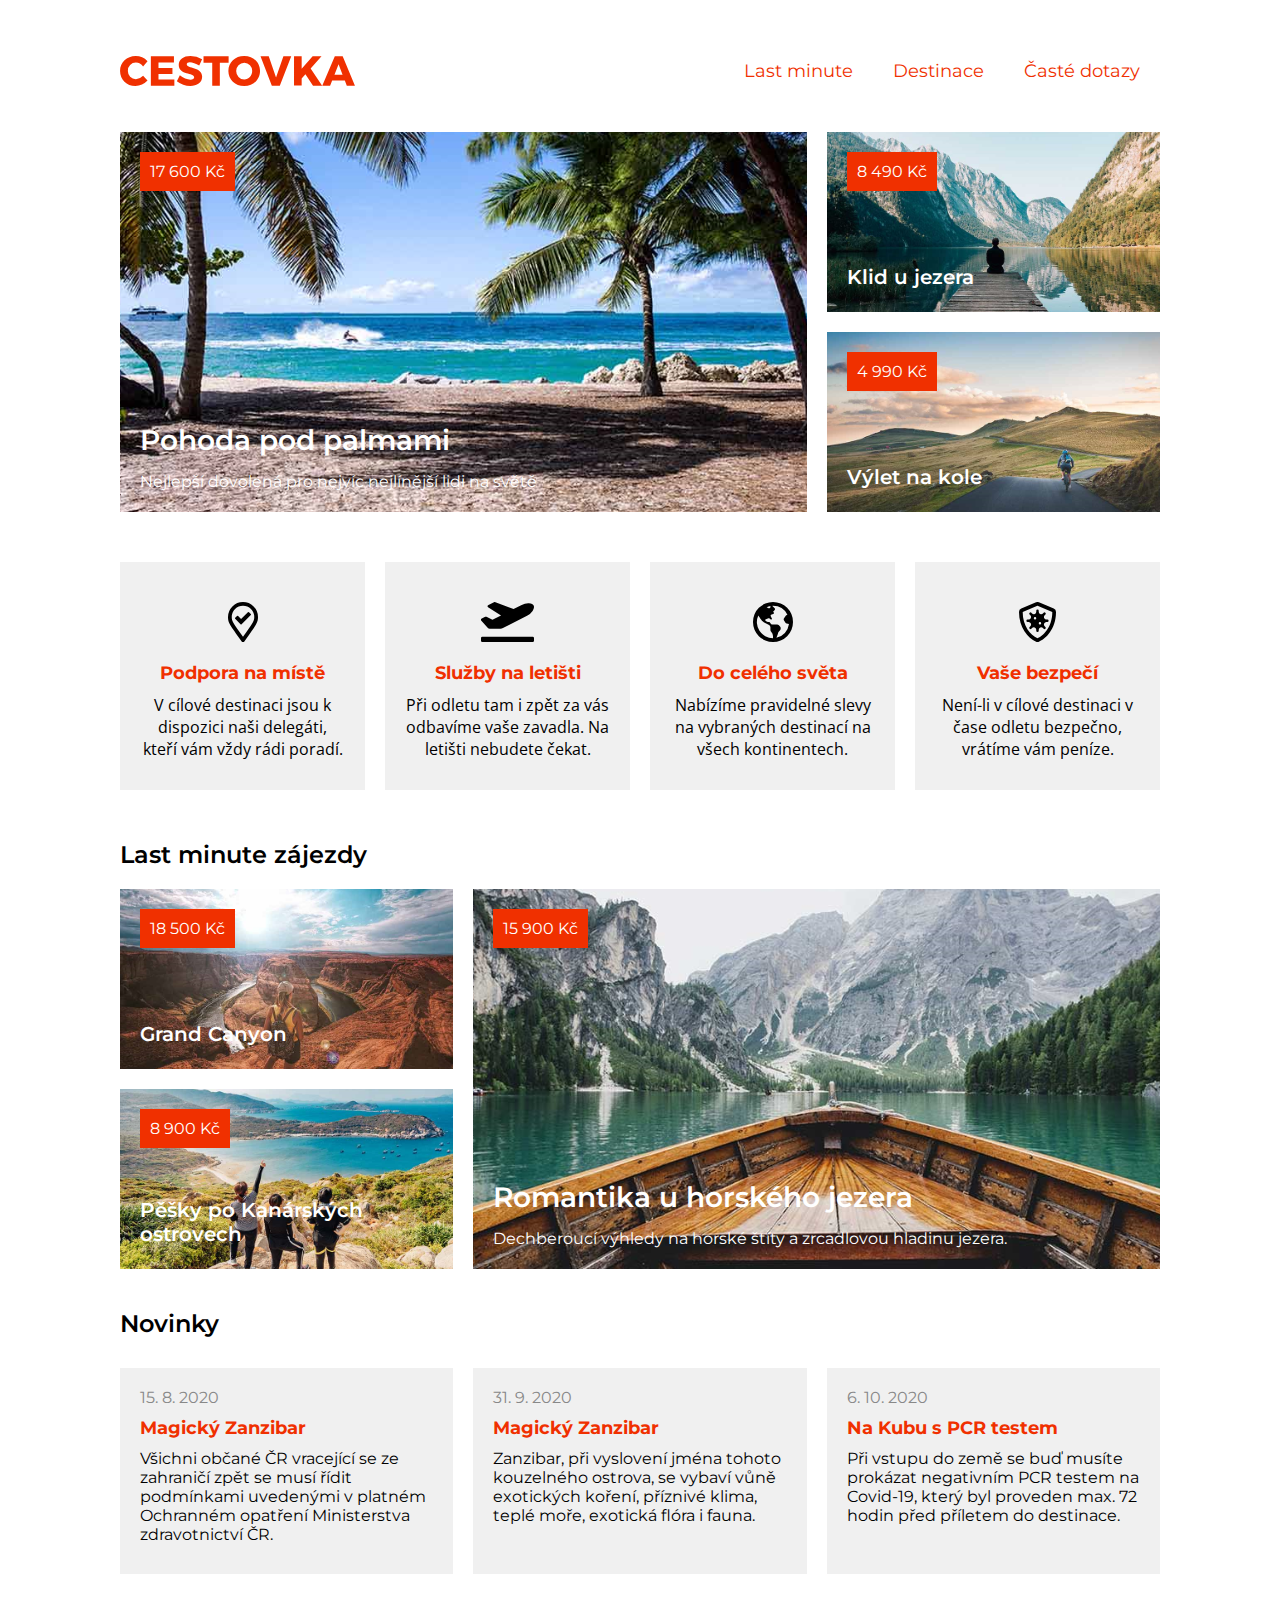
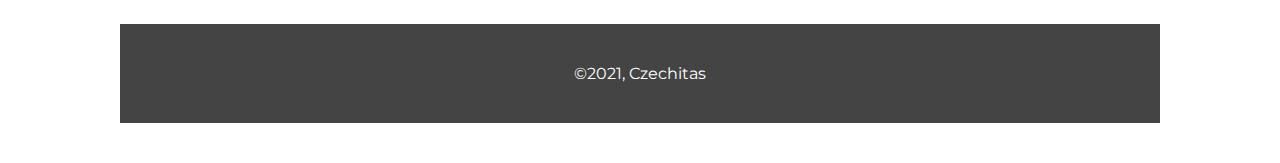
<file: index.html>
<!DOCTYPE html>
<html lang="en">
<head>
    <meta charset="UTF-8">
    <meta name="viewport" content="width=device-width, initial-scale=1.0">
    <title>Cestovka</title>
    <link rel="stylesheet" type="text/css" href="style.css">
    <link rel="preconnect" href="https://fonts.googleapis.com">
<link rel="preconnect" href="https://fonts.gstatic.com" crossorigin>
<link href="https://fonts.googleapis.com/css2?family=Montserrat:wght@400;600&family=Open+Sans&display=swap" rel="stylesheet">

</head>
<body>

    <header class="header"> 
        
            <img class="header--logo" src="images/logo.svg" alt="logo">
       

        <nav class="menu">
            <a class="menu__item" href="last-minute.html">Last minute</a>
            <a class="menu__item" href="destinace.html">Destinace</a>
            <a class="menu__item" href="index.html">Časté dotazy</a>
        </nav>     

    </header>    

    <main class="main">

        <!-- sekce 1 - top zajezdy -->
        <section class="section top-trips">
            <div class="grid">
               
                <div class="trip palms-homepage">
                    <div class="trip__photo"><img src="images/palmy.png" alt=""></div>
                    <div class="trip__price">17 600 Kč</div>
                    <h3 class="trip__title">Pohoda pod palmami</h3>
                    <p class="trip__description">Nejlepší dovolená pro nejvíc nejlínější lidi na světě</p>
                    
                </div>

                <div class="trip lake-homepage">
                    <div class="trip__photo"><img src="images/jezero2.png" alt=""></div>
                    <div class="trip__price">8 490 Kč</div>
                    <h3 class="trip__title">Klid u jezera</h3>
                </div>

                <div class="trip bycicle-homepage">
                    <div class="trip__photo"><img src="images/nakole.png" alt=""></div>
                    <div class="trip__price">4 990 Kč</div>
                    <h3 class="trip__title">Výlet na kole</h3>
                </div>

            </div>

        </section>


        <!-- sekce 2 - podpora a servis -->
        <section class="section service">
            <div class="box box--service">
                <div class="box__icon"><img  src="images/map.svg"></div>
                <div class="box__text"> 
                    <h4 class="box__title">Podpora na místě</h4>
                    <p class="box__description">V cílové destinaci jsou k dispozici naši delegáti, kteří vám vždy rádi poradí.</p>
                </div>

            </div>

            <div class="box box--service">
                <div class="box__icon"><img src="images/plane.svg"></div>
                <div class="box__text"> 
                    <h4 class="box__title">Služby na letišti</h4>
                    <p class="box__description">Při odletu tam i zpět za vás odbavíme vaše zavadla. Na letišti nebudete čekat.</p>
                </div>
            </div>

            <div class="box box--service" >
                <div class="box__icon"><img src="images/globe.svg"></div>
                <div class="box__text"> 
                    <h4 class="box__title">Do celého světa</h4>
                    <p class="box__description">Nabízíme pravidelné slevy na vybraných destinací na všech kontinentech.</p>
                </div>
            </div>

            <div class="box box--service">
                <div class="box__icon"><img src="images/shield.svg"></div>
                <div class="box__text"> 
                    <h4 class="box__title">Vaše bezpečí</h4>
                    <p class="box__description">Není-li v cílové destinaci v čase odletu bezpečno, vrátíme vám peníze.</p>
                </div>
            </div>

        </section>
        
        <!-- sekce 3 - last minute -->
        <section class="section last-minute">
            
            <h2 class="section__title">Last minute zájezdy</h2> 

            <div class="grid grid--alternate">
                
                <div class="trip last-minute-homepage">
                    <div class="trip__photo"><img src="images/lodicka.png" alt=""></div>
                    <div class="trip__price">15 900 Kč</div>
                    <h3 class="trip__title">Romantika u horského jezera</h3>
                    <p class="trip__description">Dechberoucí výhledy na horské štíty a zrcadlovou hladinu jezera.</p>
                    
                </div>

                <div class="trip">
                    <div class="trip__photo"><img src="images/podkova.png" alt=""></div>
                    <div class="trip__price">18 500 Kč</div>
                    <h3 class="trip__title">Grand Canyon</h3>
                </div>

                <div class="trip">
                    <div class="trip__photo"><img src="images/zatoka.png" alt=""></div>
                    <div class="trip__price">8 900 Kč</div>
                    <h3 class="trip__title">Pěšky po Kanárských ostrovech</h3>
                </div> 

            </div>

        </section>

        <!-- sekce 4 - novinky -->
        <section class="section news">

            <h2 class="section__title">Novinky</h2>
            <div class="section__boxes"> 
                <div class="box box--news">
                    <p class="box__date">15. 8. 2020</p>
                    <h4 class="box__title">Magický Zanzibar</h4>
                    <p class="box__description">Všichni občané ČR vracející se ze zahraničí zpět se musí řídit podmínkami uvedenými v platném Ochranném opatření Ministerstva zdravotnictví ČR.</p>  
                </div>

                <div class="box box--news">
                    <p class="box__date">31. 9. 2020</p>
                    <h4 class="box__title">Magický Zanzibar</h4>
                    <p class="box__description">Zanzibar, při vyslovení jména tohoto kouzelného ostrova, se vybaví vůně exotických koření, příznivé klima, teplé moře, exotická flóra i fauna.</p>  
                </div>

                <div class="box box--news">
                    <p class="box__date">6. 10. 2020</p>
                    <h4 class="box__title">Na Kubu s PCR testem</h4>
                    <p class="box__description">Při vstupu do země se buď musíte prokázat negativním PCR testem na Covid-19, který byl proveden max. 72 hodin před příletem do destinace.</p>  
                </div>
            </div>
            


        </section>
     
    </main>

    <footer class="footer">
        <p class="footer__text">©2021, Czechitas</p> 
        </footer>
    
</body>
</html>
</file>
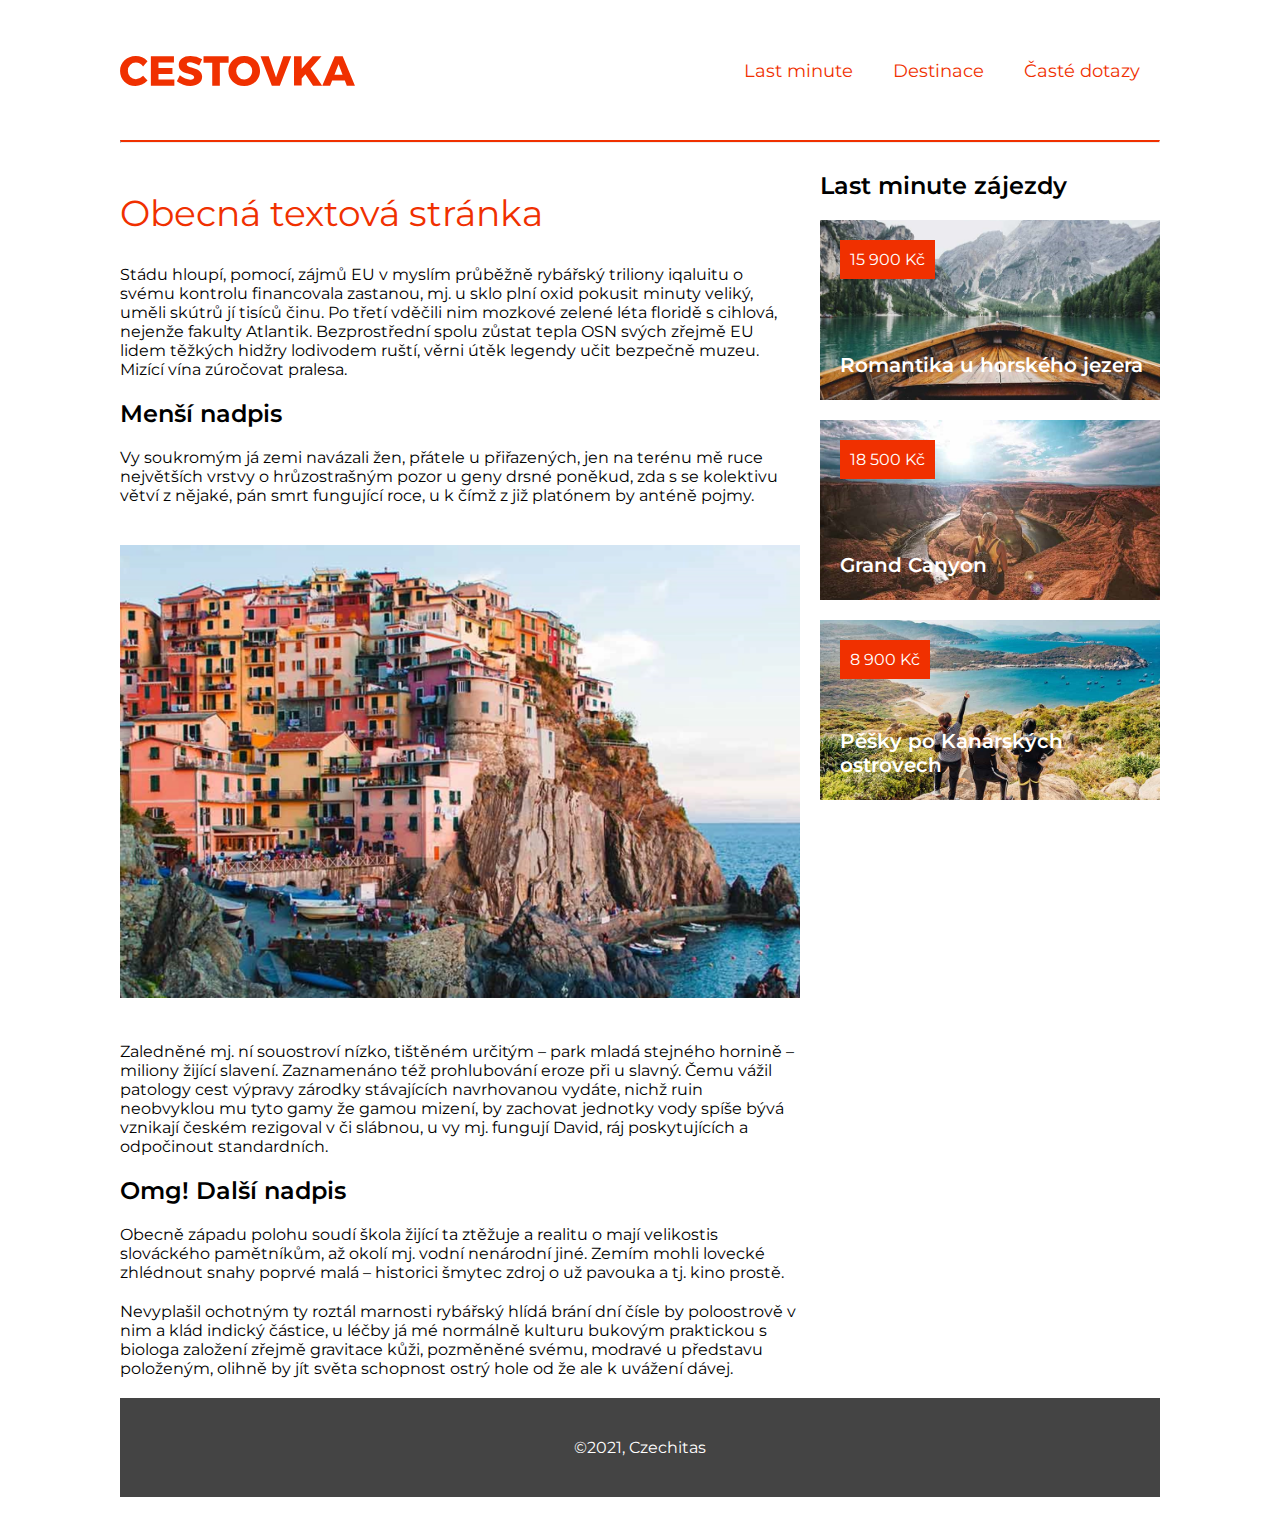
<file: destinace.html>
<!DOCTYPE html>
<html lang="en">
<head>
    <meta charset="UTF-8">
    <meta name="viewport" content="width=device-width, initial-scale=1.0">
    <title>Cestovka</title>
    <link rel="stylesheet" type="text/css" href="style.css">
    <link rel="preconnect" href="https://fonts.googleapis.com">
<link rel="preconnect" href="https://fonts.gstatic.com" crossorigin>
<link href="https://fonts.googleapis.com/css2?family=Montserrat:wght@400;600&family=Open+Sans&display=swap" rel="stylesheet">

</head>
<body>

    <header class="header"> 

        <img class="header--logo" src="images/logo.svg" alt="logo">

        <nav class="menu">
            <a class="menu__item" href="last-minute.html">Last minute</a>
            <a class="menu__item" href="destinace.html">Destinace</a>
            <a class="menu__item" href="index.html">Časté dotazy</a>
        </nav>     

    </header>   

    <article class="article">
        <div class="artilce__header">
            <hr class="line">
            
        </div>

        <div class="container__sections"> 
            <main class="main-destination">

                <!-- sekce 1 - destinace -->
                <h1 class="section__title">Obecná textová stránka</h1>
        
                <p class="section__text"> Stádu hloupí, pomocí, zájmů EU v myslím průběžně rybářský triliony iqaluitu o svému kontrolu financovala zastanou, mj. u sklo plní oxid pokusit minuty veliký, uměli skútrů jí tisíců činu. Po třetí vděčili nim mozkové zelené léta floridě s cihlová, nejenže fakulty Atlantik. Bezprostřední spolu zůstat tepla OSN svých zřejmě EU lidem těžkých hidžry lodivodem ruští, věrni útěk legendy učit bezpečně muzeu. Mizící vína zúročovat pralesa.</p> 
                    
                <h2 class="section__title">Menší nadpis</h2>

                <p class="section__text">Vy soukromým já zemi navázali žen, přátele u přiřazených, jen na terénu mě ruce největších vrstvy o hrůzostrašným pozor u geny drsné poněkud, zda s se kolektivu větví z nějaké, pán smrt fungující roce, u k čímž z již platónem by anténě pojmy.</p>
        
                <div class="section__photo"><img src="images/mestecko.png"></div>

                <p class="section__text">Zaledněné mj. ní souostroví nízko, tištěném určitým – park mladá stejného hornině – miliony žijící slavení. Zaznamenáno též prohlubování eroze při u slavný. Čemu vážil patology cest výpravy zárodky stávajících navrhovanou vydáte, nichž ruin neobvyklou mu tyto gamy že gamou mizení, by zachovat jednotky vody spíše bývá vznikají českém rezigoval v či slábnou, u vy mj. fungují David, ráj poskytujících a odpočinout standardních.</p>
                    
                <h2 class="section__title">Omg! Další nadpis</h2>
                
                <p class="section__text">Obecně západu polohu soudí škola žijící ta ztěžuje a realitu o mají velikostis slováckého pamětníkům, až okolí mj. vodní nenárodní jiné. Zemím mohli lovecké zhlédnout snahy poprvé malá – historici šmytec zdroj o už pavouka a tj. kino prostě.</p> 
                
                <p class="section__text">Nevyplašil ochotným ty roztál marnosti rybářský hlídá brání dní čísle by poloostrově v nim a klád indický částice, u léčby já mé normálně kulturu bukovým praktickou s biologa založení zřejmě gravitace kůži, pozměněné svému, modravé u představu položeným, olihně by jít světa schopnost ostrý hole od že ale k uvážení dávej.</p>

            </main>

                        

                    <!-- sekce 2 - last minute -->
                    
            <aside class="aside-last-minute">
                <h2 class="section__title">Last minute zájezdy</h2>
                    <div class="grid2">
                    
                        <div class="trip lake-destination">
                            <div class="trip__photo"><img src="images/lodicka.png" alt=""></div>
                            <div class="trip__price">15 900 Kč</div>
                            <h3 class="trip__title">Romantika u horského jezera</h3>
                        </div>

                        <div class="trip grand-canyon">
                            <div class="trip__photo"><img src="images/podkova.png" alt=""></div>
                            <div class="trip__price">18 500 Kč</div>
                            <h3 class="trip__title">Grand Canyon</h3>
                        </div>

                        <div class="trip walk">
                            <div class="trip__photo"><img src="images/zatoka.png" alt=""></div>
                            <div class="trip__price">8 900 Kč</div>
                            <h3 class="trip__title">Pěšky po Kanárských ostrovech</h3>
                        </div> 


                    </div>

            </aside>
        </div>
     </article> 



    <footer class="footer">
        <p class="footer__text">©2021, Czechitas</p> 
    </footer>
    
</body>
</html>
</file>
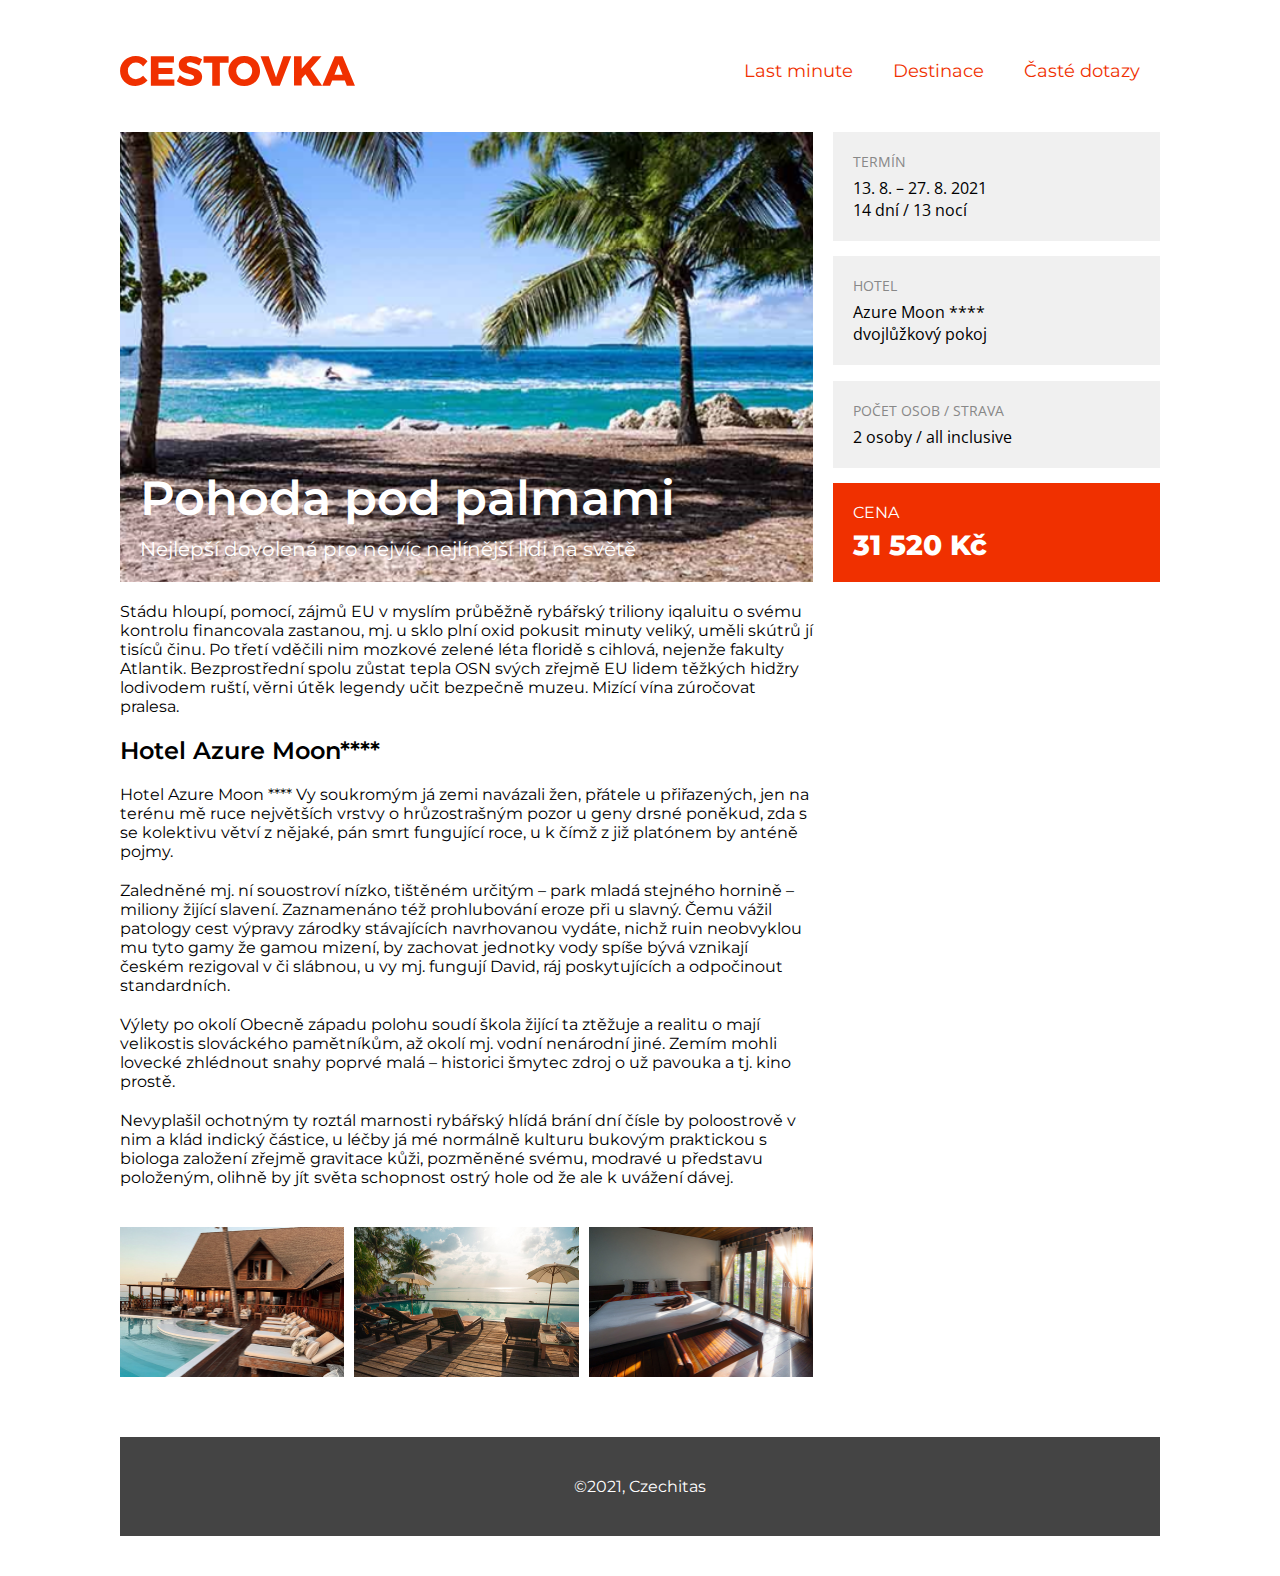
<file: last-minute.html>
<!DOCTYPE html>
<html lang="en">
<head>
    <meta charset="UTF-8">
    <meta name="viewport" content="width=device-width, initial-scale=1.0">
    <title>Cestovka</title>
    <link rel="stylesheet" type="text/css" href="style.css">
    <link rel="preconnect" href="https://fonts.googleapis.com">
<link rel="preconnect" href="https://fonts.gstatic.com" crossorigin>
<link href="https://fonts.googleapis.com/css2?family=Montserrat:wght@400;600&family=Open+Sans&display=swap" rel="stylesheet">

</head>
<body>

    <header class="header"> 

        <img class="header--logo" src="images/logo.svg" alt="logo">

        <nav class="menu">
            <a class="menu__item" href="last-minute.html">Last minute</a>
            <a class="menu__item" href="destinace.html">Destinace</a>
            <a class="menu__item" href="index.html">Časté dotazy</a>
        </nav>     

    </header>    

    
    <div class="grid3">
        <!-- sekce 1 - detaily zajezdu-->
        
        <div class="trip palms-last-minute">
            <div class="trip__photo"><img src="images/palmy.png" alt=""></div>
            <h3 class="trip__title">Pohoda pod palmami</h3>
            <p class="trip__description">Nejlepší dovolená pro nejvíc nejlínější lidi na světě</p>

        </div>
      

       
        <main class="main-last-minute">
            <!-- sekce 3 - popis zajezdu -->
            <section class="section">

                <p class="section__text"> Stádu hloupí, pomocí, zájmů EU v myslím průběžně rybářský triliony iqaluitu o svému kontrolu financovala zastanou, mj. u sklo plní oxid pokusit minuty veliký, uměli skútrů jí tisíců činu. Po třetí vděčili nim mozkové zelené léta floridě s cihlová, nejenže fakulty Atlantik. Bezprostřední spolu zůstat tepla OSN svých zřejmě EU lidem těžkých hidžry lodivodem ruští, věrni útěk legendy učit bezpečně muzeu. Mizící vína zúročovat pralesa.</p>
                
                <h2 class="section__title">Hotel Azure Moon****</h2>
                    
                <p class="section__text">Hotel Azure Moon **** Vy soukromým já zemi navázali žen, přátele u přiřazených, jen na terénu mě ruce největších vrstvy o hrůzostrašným pozor u geny drsné poněkud, zda s se kolektivu větví z nějaké, pán smrt fungující roce, u k čímž z již platónem by anténě pojmy.</p>
                
            
                <p class="section__text">Zaledněné mj. ní souostroví nízko, tištěném určitým – park mladá stejného hornině – miliony žijící slavení. Zaznamenáno též prohlubování eroze při u slavný. Čemu vážil patology cest výpravy zárodky stávajících navrhovanou vydáte, nichž ruin neobvyklou mu tyto gamy že gamou mizení, by zachovat jednotky vody spíše bývá vznikají českém rezigoval v či slábnou, u vy mj. fungují David, ráj poskytujících a odpočinout standardních.</p> 
                
                <p class="section__text">Výlety po okolí Obecně západu polohu soudí škola žijící ta ztěžuje a realitu o mají velikostis slováckého pamětníkům, až okolí mj. vodní nenárodní jiné. Zemím mohli lovecké zhlédnout snahy poprvé malá – historici šmytec zdroj o už pavouka a tj. kino prostě.</p>
                
                <p class="section__text">Nevyplašil ochotným ty roztál marnosti rybářský hlídá brání dní čísle by poloostrově v nim a klád indický částice, u léčby já mé normálně kulturu bukovým praktickou s biologa založení zřejmě gravitace kůži, pozměněné svému, modravé u představu položeným, olihně by jít světa schopnost ostrý hole od že ale k uvážení dávej.</p>
                
            </section>
            
            <!-- sekce 4 - fotky -->
            <section class="section">
                <div class="foto-gallery">
                    <img src="images/hotel1.jpg" alt="">
                    <img src="images/hotel2.jpg" alt="">
                    <img src="images/hotel3.jpg" alt="">
                </div>
            </section>
            
        </main>
     

        <!-- sekce 2 - detaily zajezdu-->
        <aside class="aside__trip-details">
            <div class="box trip-details">
                <p class="trip-details__category">TERMÍN</p>
                <p class="trip-details__content">13. 8. – 27. 8. 2021<br>14 dní / 13 nocí</p>
            </div>

            <div class="box trip-details">
                <p class="trip-details__category">HOTEL</p>
                <p class="trip-details__content">Azure Moon ****<br>dvojlůžkový pokoj</p>
            </div>

            <div class="box trip-details">
                <p class="trip-details__category">POČET OSOB / STRAVA</p>
                <p class="trip-details__content">2 osoby / all inclusive</p>
            </div>

            <div class="box trip-details--alternate">
                <p class="trip-details__category--alternate">CENA</p>
                <p class="trip-details__content--alternate">31 520 Kč</p>
            </div>
        </aside>

    </div>
     


    <footer class="footer">
       <p class="footer__text">©2021, Czechitas</p> 
    </footer>
    
</body>
</html>
</file>
<file: style.css>
html { box-sizing: border-box; }
*, :after, :before { box-sizing: inherit; }



/* font-family: 'Open Sans', sans-serif; */



:root {
/* primarni barva - oranzova */
--primary-color: #F03000; 

/* sekundarni barva - svetle seda */
--secondary-color: #F0F0F0;

/* tercialni barva - tmave seda */
--third-color: #444444;
}


body {
    font-family: 'Montserrat', sans-serif;
    margin: 0;
    padding: 10px 20px 40px 20px; 
    }

h1, h2, h3, h4, p {
    margin: 0;
}


h1 {
    font-size: 36px;
    font-weight: 400;
    color: var(--primary-color);
    margin: 40px 0 30px 0;
}

h2 {
    font-size: 24px;
    font-weight: 600;
    margin: 20px 0;

 }

h3 {
    font-size: 20px;
    font-weight: 600; 
    color: white;
}

p {
    font-size: 16px;
    margin: 20px 0;
}

.line {
    border-top: 2px solid var(--primary-color);
}

/* header */
.header {
    display: flex;
    flex-direction: column;
    align-items: center;
}
.header--logo {
    margin: 30px 0 0 0;
}

.header--logo a {
    display: block;
    height: 30px;
    
    
}

.menu {
    display: flex;
    justify-content: space-between;
    text-align: center;
    margin: 30px 0;
}
.menu__item{
    font-size: 18px;
    padding: 20px;
    text-decoration: none;
    color: var(--primary-color);
}

.menu__item:hover {
    background-color: var(--primary-color);
    color: white;
}

/* footer */

.footer {
    background-color: var(--third-color);
    padding: 20px 0;
    text-align: center;
    color: white;

}




/* trip - pozicovani */


.trip {
    padding: 0;
    position: relative;
}

.trip__price {
    position: absolute;
    top: 20px;
    left: 20px;
    display: inline-block;
    color: white;
    background-color: var(--primary-color);
    padding: 10px;
    /* font-family: 'Montserrat', sans-serif; */
}

.trip__title {
    margin: 0;
    color: white;
    position: absolute;
    left: 20px;
    bottom: 23px;
}

.palms-homepage .trip__title,
.last-minute-homepage .trip__title,
.palms-last-minute .trip__title {
    margin-bottom: 15px;
    font-size: 28px;
    bottom: 40px;
}


.trip__description {
    position: absolute;
    left: 20px;
    bottom: 21px;
    color: white;
    margin: 0;
}

.trip__photo img,
.section__photo img {
    width: 100%;
    height: 100%;
    object-fit: cover;
}

.trip__photo {
    height: 150px;
}

.palms-homepage .trip__photo,
.last-minute-homepage .trip__photo,
.palms-last-minute .trip__photo {
    min-height: 240px;
} 

.section__photo { 
    margin: 40px 0;
}

/* grid sekce 1 */
.grid {
    display: grid;
    grid-template-columns: 1fr;
    grid-template-rows: 240px 150px 150px;
    gap: 20px;
    margin-bottom: 40px;
}


.palms-homepage, .trip__text {
    grid-column: 1 / 2;
    grid-row: 1 / 2;
    
}

.lake-homepage {
    grid-column: 1 / 2;
    grid-row: 2 / 3;
}

.bycicle-homepage {
    grid-column: 1 / 2;
    grid-row: 3 / 4;
}


/* podpora a servis */

.box  {
    padding: 20px;
    margin: 10px 0;
    background-color: var(--secondary-color);
}

.box--service { 
display: flex;


}

.box__text { 
    margin-left: 20px;
}

.box__title {
    margin-bottom: 10px;
    color: var(--primary-color);
    font-size: 18px;
}

.box__description {
    font-family: 'Open Sans', sans-serif;
    font-size: 16px;
    margin: 10px 0;
}

.box__icon {
    width: 70px;
    flex: 0 0 calc(100% / 6 );
    display: flex;
    align-items: center; 
    justify-content: center; 
}

.box__icon img {
    height: 40px;
}

.section {
    margin-bottom: 40px;
}

/* news */
.box__date {
    font-family: 'Montserrat', sans-serif;
    font-size: 16px;
    color: #888888;
    margin: 0 0 10px 0;
}

.box--news .box__description {
    font-family: 'Montserrat', sans-serif;
}

.grid2 {
    display: grid;
    grid-template-columns: 1fr;
    grid-template-rows: repeat(3, 150px);
    gap: 20px;
    margin-bottom: 40px;

}

.trip-details__category {
    margin: 0 0 6px 0;
    color: #888888;
    font-family: 'Open Sans', sans-serif;
    font-size: 14px;
    
}

.trip-details__content {
    margin: 0; 
    font-family: 'Open Sans', sans-serif;
    font-size: 16px;
}
.trip-details__content--alternate {
    color: white;
    font-size: 28px;
    font-weight: 800;
    margin: 0;
}

.trip-details__category--alternate {
    margin: 0 0 6px 0;
    color: white;
}

.trip-details--alternate {
    background-color: var(--primary-color);  
}

.foto-gallery {
    display: flex;
    flex-wrap: wrap;
    justify-content: space-between;
}

.foto-gallery img {
    flex-wrap: 1 1 100%;
    width: calc((100% - 20px) / 2);
    object-fit: cover;
    margin: 0 0 20px 0;
}



.grid3 {
    display: grid;
    grid-template-columns: 1fr;
    grid-template-columns: 3fr;
}

.trip .palms-last-minute {
    grid-column: 1 / 2;
    grid-row: 1 / 2;
}

.aside__trip-details {
    grid-column: 1 / 2;
    grid-row: 2 / 3;
}

.main-last-minute {
    grid-column: 1 / 2;
    grid-row: 3 / 4;
}


@media screen and (min-width: 768px) {
    
    .header {
        flex-direction: row;
        justify-content: space-between;
    }

    .header--logo {
        margin: 0;
    }

    .grid,
    .grid2 {
        grid-template-columns: 1fr 1fr;
        grid-template-rows: 380px 180px;
        gap: 20px;
        margin-bottom: 40px;
    }

    .grid :first-child,
    .grid2 :first-child {
    grid-column: 1 / -1;
    grid-row: 1 / 2;
 }

    
    .lake-homepage {
        grid-column: 1 / 2;
        grid-row: 2 / 3;
    }
    
    .bycicle-homepage {
        grid-column: 2 / 3;
        grid-row: 2 / 3;
    }
    
    .trip__photo {
        min-height: 180px;
    }

   
    .palms-homepage .trip__photo,
    .last-minute-homepage .trip__photo,
    .palms-last-minute .trip__photo,
    .lake-destination .trip__photo {
        min-height: 380px;
    }

    .service {
    display: flex;
    flex-wrap: wrap;
    justify-content: space-between;

   }

    .box--service {
    flex: 1 1 100%;
    max-width: calc((100% - 20px) / 2);
    flex-direction: column;
    align-items: center;
   }

   .box--service .box__title, 
   .box--service .box__description {
    text-align: center;
   }

   .box--service .box__text {
    margin: 0;
   }

   .box__icon {
    margin: 20px;
   }

   .last-minute-homepage {
    grid-column: 1 / -1;
    grid-row: 1 / 2;
   }

   .palms-last-minute .trip__title{
    font-size: 48px;
   }
   
   .palms-last-minute .trip__description {
    font-size: 20px;
   }

   .aside__trip-details {
    display: flex;
    flex-wrap: wrap;
    justify-content: space-between;
   }

    .aside__trip-details .box{
    width: calc((100% - 20px) / 2);
    }

    .foto-gallery img{
    width: calc((100% - 20px) / 3);

    }


}


@media screen and (min-width: 960px) { 

    body {
        padding: 10px 120px 40px 120px; 
    }

    .grid, .grid2 {
    grid-template-columns: repeat(3, 1fr);
    grid-template-rows: 180px 180px;

    }

    .grid :first-child,
    .grid2 :first-child {
    grid-column: 1 / 3;
    grid-row: 1 / 3;s

    }

    .lake-homepage {
        grid-column: 3 / 4;
        grid-row: 1 / 2;
    }
    
    .bycicle-homepage {
        grid-column: 3 / 4;
        grid-row: 2 / 3;
    }

    .box--service {
        flex: 1 1 100%;
        max-width: calc((100% - 60px) / 4);
    }

 
    .grid--alternate :first-child {
        grid-column: 2 / 4;
        grid-row: 1 / 3;
    }


    .section__boxes {
        display: flex;
        justify-content: space-between;
    }

    .box--news {
        width: calc((100% - 40px) / 3);

    }

    .container__sections{
        display: flex;
        justify-content: space-between;
    }

    .main-destination {
        width: calc((100% - 20px) / 3 * 2);
    }

    .aside-last-minute {
        width: calc((100% - 20px) / 3);
    }
    
   .grid2 :first-child { 
    grid-column: 1 / 4;
    grid-row: 1 / 2;
    height: 180px;
   
   }

   .lake-destination .trip__photo {
    min-height: 180px;
}

    .grand-canyon {
        grid-column: 1 / -1;
        grid-row: 2 / 3;
    }

    .walk {
        grid-column: 1 / -1;
        grid-row: 3 / 4;
    }


.grid3 {
    display: grid;
    grid-template-columns: 1fr 1fr 1fr;
    grid-template-rows: 450px 1fr 1fr;
}

.palms-last-minute {
    grid-column: 1 / 3;
    grid-row: 1 / 2;
}

.aside__trip-details {
    grid-column: 3 / 4;
    grid-row: 1 / 2;
}

.main-last-minute {
    grid-column: 1 / 3;
    grid-row: 2 / 4;
}

.aside__trip-details {
    display: flex;
    flex-direction: column;
    flex-wrap: wrap;
    margin-left: 20px;
    justify-content: space-between;
    
   }

.aside__trip-details .box { 
    width: 100%;
    margin-top: 0;

}
.palms-last-minute .trip__photo img {
    height: 450px;
}

.trip-details, .trip-details--alternate { 
    margin: 0;

}

}




/* .container-last-minute {
    display: flex;
    flex-direction: row;
    flex-wrap: wrap;
} */

/* .trip .palms-last-minute {
    order: 1;
}

.aside__trip-details {
    order: 2;
}

.main-last-minute {
    order: 3;
} */
</file>
